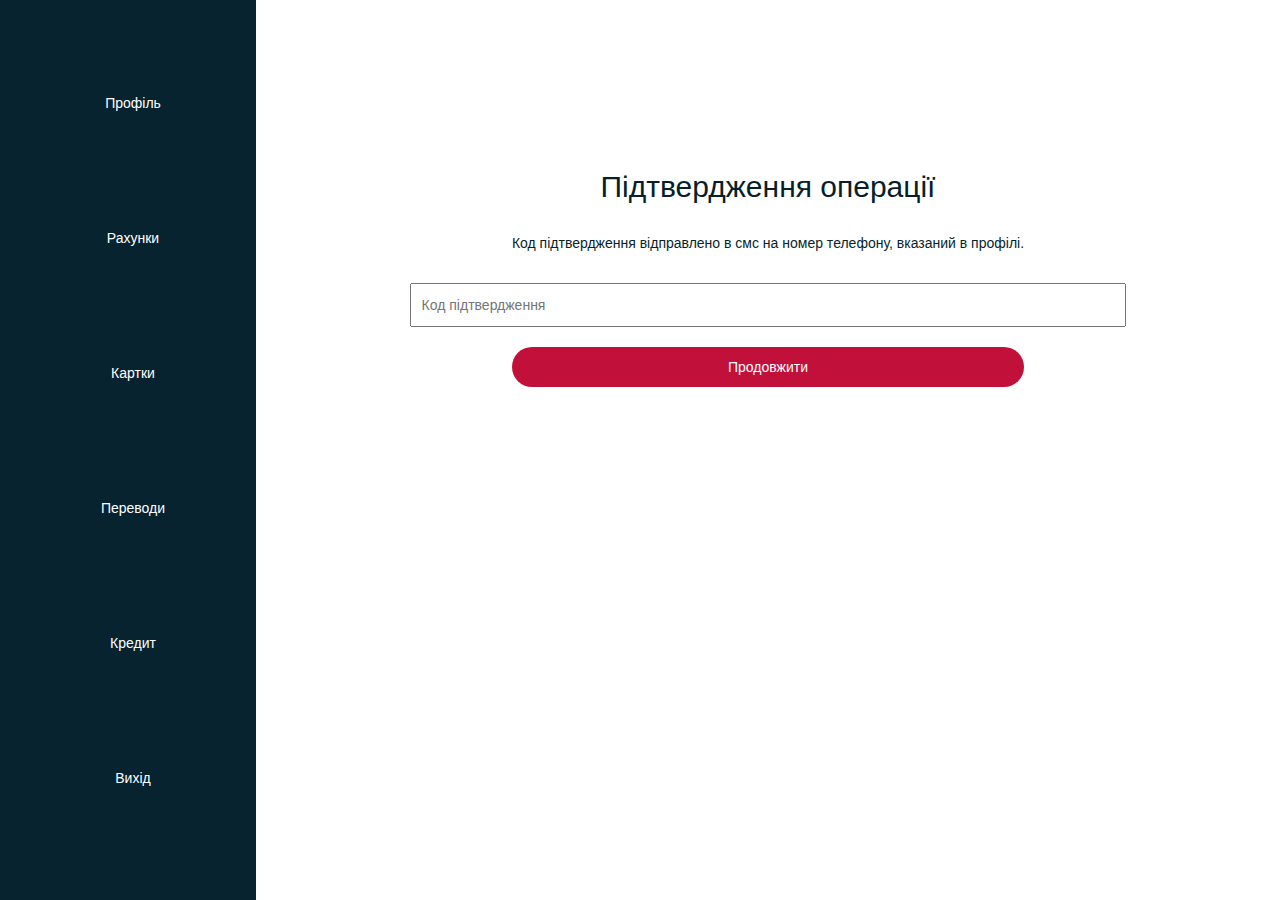
<file: bank/confirm_creation.html>
<!DOCTYPE html>
<html lang="en">
<head>
    <meta charset="UTF-8">
    <title>Bank of Fairy</title>
    <!-- Required meta tags -->
    <meta charset="utf-8">
    <meta name="viewport" content="width=device-width, initial-scale=1, shrink-to-fit=no">
    <link rel="stylesheet" href="css/style.css">
    <link rel="stylesheet" href="https://use.fontawesome.com/releases/v5.2.0/css/all.css" integrity="sha384-hWVjflwFxL6sNzntih27bfxkr27PmbbK/iSvJ+a4+0owXq79v+lsFkW54bOGbiDQ" crossorigin="anonymous">    <!-- Bootstrap CSS -->
    <link rel="stylesheet" href="css/bootstrap.min.css">
    <!-- HTML5 shim and Respond.js IE8 support of HTML5 elements and media queries -->
    <!--[if lt IE 9]>
    <script src="../../assets/js/html5shiv.js"></script>
    <script src="../../assets/js/respond.min.js"></script>
    <![endif]-->
    <script
            src="https://code.jquery.com/jquery-3.3.1.min.js"
            integrity="sha256-FgpCb/KJQlLNfOu91ta32o/NMZxltwRo8QtmkMRdAu8="
            crossorigin="anonymous"></script>
</head>
<body>
<section class="acc_menu">
    <ul>
        <li class="sub_menu" title="Профіль">
            <a href="account.html#profile">
                <i class="fa fa-2x fa-user" aria-hidden="true"></i>
                <p>Профіль</p>
            </a>
        </li>
        <li class="sub_menu" title="Рахунки">
            <a href="account.html#wallet">
                <i class="fa fa-2x fa-wallet" aria-hidden="true"></i>
                <p>Рахунки</p>
            </a>
        </li>
        <li class="sub_menu" title="Картки">
            <a href="account.html#cards">
                <i class="fa fa-2x fa-credit-card" aria-hidden="true"></i>
                <p>Картки</p>
            </a>
        </li>
        <li class="sub_menu" title="Перевід грошей">
            <a href="account.html#transfer">
                <i class="fa fa-2x fa-hand-holding-usd" aria-hidden="true"></i>
                <p>Переводи</p>
            </a>
        </li>
        <li class="sub_menu" title="Кредит">
            <a href="account.html#credit">
                <i class="fa fa-2x fa-calculator" aria-hidden="true"></i>
                <p>Кредит</p>
            </a>
        </li>
        <li title="Вихід">
            <a href="/logout">
                <i class="fa fa-2x fa-sign-out-alt" aria-hidden="true"></i>
                <p>Вихід</p>
            </a>
        </li>
    </ul>
</section>
<section class="confirmation">
    <h2>Підтвердження операції</h2>
    <p>Код підтвердження відправлено в смс на номер телефону, вказаний в профілі.</p>
    <form id="confirm_create" name="confirm_create">
        <input id="confirm_create_code" name="confirm_create_code" placeholder="Код підтвердження">
        <input type="submit" value="Продовжити">
    </form>
</section>
<script type="text/javascript" src="js/script.js"></script>
</body>
</html>
</file>
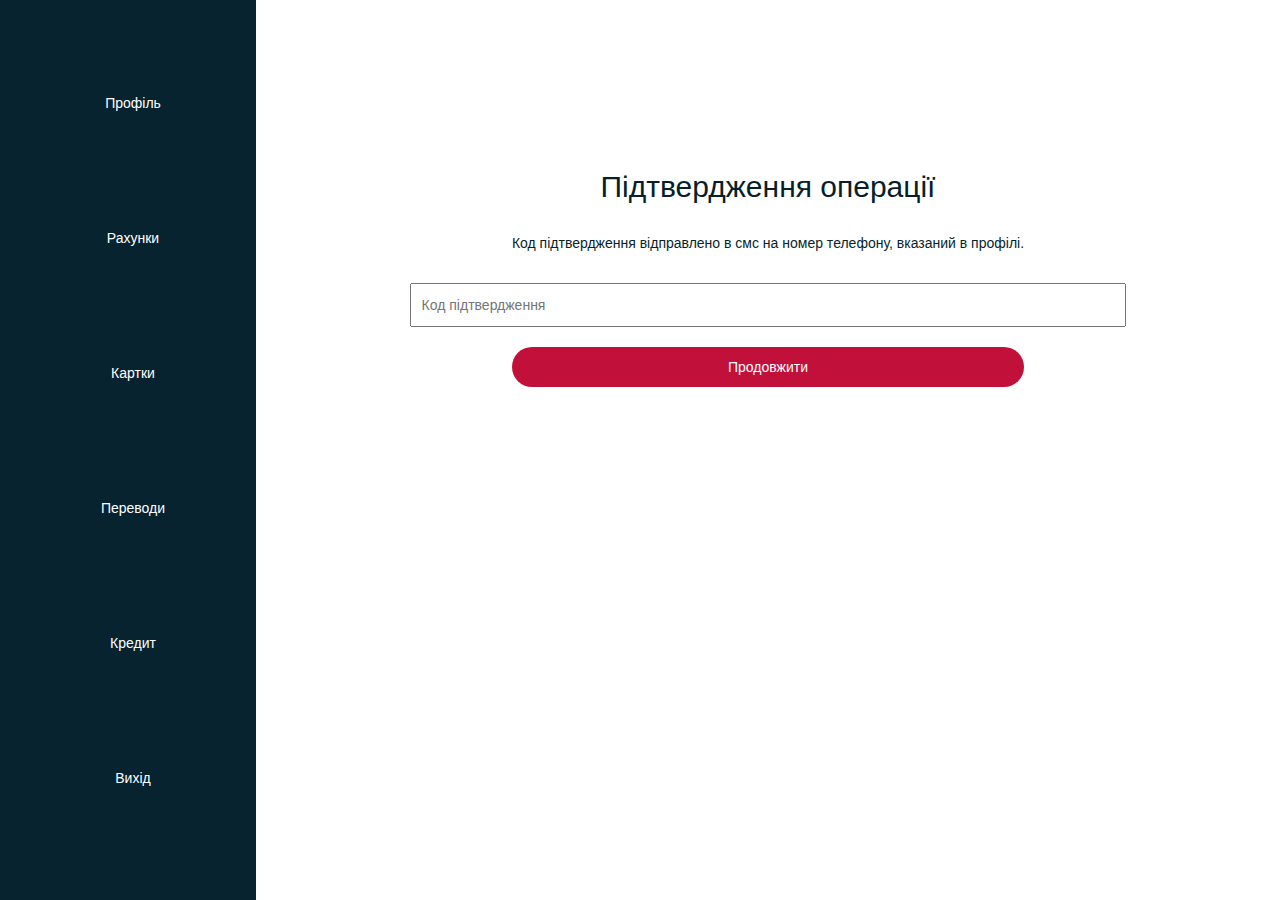
<file: bank/confirm_transaction.html>
<!DOCTYPE html>
<html lang="en">
<head>
    <meta charset="UTF-8">
    <title>Bank of Fairy</title>
    <!-- Required meta tags -->
    <meta charset="utf-8">
    <meta name="viewport" content="width=device-width, initial-scale=1, shrink-to-fit=no">
    <link rel="stylesheet" href="css/style.css">
    <link rel="stylesheet" href="https://use.fontawesome.com/releases/v5.2.0/css/all.css" integrity="sha384-hWVjflwFxL6sNzntih27bfxkr27PmbbK/iSvJ+a4+0owXq79v+lsFkW54bOGbiDQ" crossorigin="anonymous">    <!-- Bootstrap CSS -->
    <link rel="stylesheet" href="css/bootstrap.min.css">
    <!-- HTML5 shim and Respond.js IE8 support of HTML5 elements and media queries -->
    <!--[if lt IE 9]>
    <script src="../../assets/js/html5shiv.js"></script>
    <script src="../../assets/js/respond.min.js"></script>
    <![endif]-->
    <script
            src="https://code.jquery.com/jquery-3.3.1.min.js"
            integrity="sha256-FgpCb/KJQlLNfOu91ta32o/NMZxltwRo8QtmkMRdAu8="
            crossorigin="anonymous"></script>
</head>
<body>
<section class="acc_menu">
    <ul>
        <li class="sub_menu" title="Профіль">
            <a href="account.html#profile">
                <i class="fa fa-2x fa-user" aria-hidden="true"></i>
                <p>Профіль</p>
            </a>
        </li>
        <li class="sub_menu" title="Рахунки">
            <a href="account.html#wallet">
                <i class="fa fa-2x fa-wallet" aria-hidden="true"></i>
                <p>Рахунки</p>
            </a>
        </li>
        <li class="sub_menu" title="Картки">
            <a href="account.html#cards">
                <i class="fa fa-2x fa-credit-card" aria-hidden="true"></i>
                <p>Картки</p>
            </a>
        </li>
        <li class="sub_menu" title="Перевід грошей">
            <a href="account.html#transfer">
                <i class="fa fa-2x fa-hand-holding-usd" aria-hidden="true"></i>
                <p>Переводи</p>
            </a>
        </li>
        <li class="sub_menu" title="Кредит">
            <a href="account.html#credit">
                <i class="fa fa-2x fa-calculator" aria-hidden="true"></i>
                <p>Кредит</p>
            </a>
        </li>
        <li title="Вихід">
            <a href="/logout">
                <i class="fa fa-2x fa-sign-out-alt" aria-hidden="true"></i>
                <p>Вихід</p>
            </a>
        </li>
    </ul>
</section>
<section class="confirmation">
    <h2>Підтвердження операції</h2>
    <p>Код підтвердження відправлено в смс на номер телефону, вказаний в профілі.</p>
    <form id="confirm_transfer" name="confirm_transfer">
        <input id="confirm_transfer_code" name="confirm_transfer_code" placeholder="Код підтвердження">
        <input type="submit" value="Продовжити">
    </form>
</section>
<script type="text/javascript" src="js/script.js"></script>
</body>
</html>
</file>
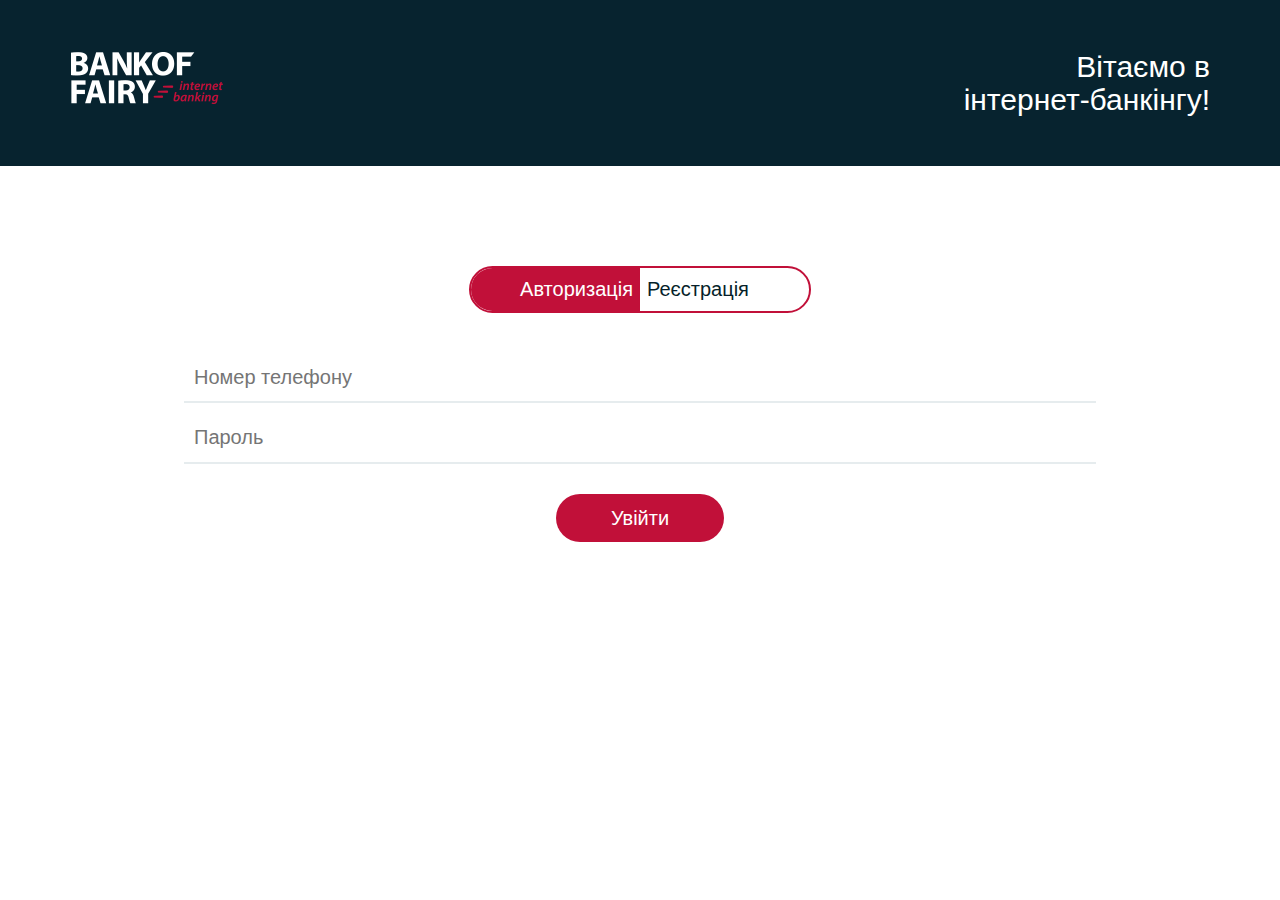
<file: bank/login.html>
<!DOCTYPE html>
<html lang="en">
<head>
    <meta charset="UTF-8">
    <title>Bank of Fairy</title>
    <!-- Required meta tags -->
    <meta charset="utf-8">
    <meta name="viewport" content="width=device-width, initial-scale=1, shrink-to-fit=no">
    <link rel="stylesheet" href="css/font-awesome.css">
    <link rel="stylesheet" href="css/style.css">
    <!-- Bootstrap CSS -->
    <link rel="stylesheet" href="css/bootstrap.min.css">
    <!-- HTML5 shim and Respond.js IE8 support of HTML5 elements and media queries -->
    <!--[if lt IE 9]>
    <script src="../../assets/js/html5shiv.js"></script>
    <script src="../../assets/js/respond.min.js"></script>
    <![endif]-->
    <script
            src="https://code.jquery.com/jquery-3.3.1.min.js"
            integrity="sha256-FgpCb/KJQlLNfOu91ta32o/NMZxltwRo8QtmkMRdAu8="
            crossorigin="anonymous"></script>
</head>
<body>
<section class="greet">
    <div class="container">
        <a href="index.html">
            <img src="img/logo_white.png">
        </a>
            <h2>
                Вітаємо в<br>
                інтернет-банкінгу!
            </h2>
    </div>
</section>
<section class="login">
    <div class="container">
        <div class="button">
            <div id="log" class="text-right active col-xs-6">Авторизація</div>
            <div id="reg" class="col-xs-6">Реєстрація</div>
            <div class="clearfix"></div>
        </div>
        <div class="log">
            <form id="login" name="login">
                <input placeholder="Номер телефону" id="phone" name="phone">
                <input type="password" name="password" id="password" placeholder="Пароль">
                <input type="submit" value="Увійти">
            </form>
        </div>
        <div class="reg">
            <form id="regist" name="regist">
                <input id="name" name="name" placeholder="Ім'я" required>
                <input id="surname" name="surname" placeholder="Прізвище" required>
                <input type="tel" id="phone_num" name="phone" placeholder="380ХХХХХХХХХ" required>
                <input type="email" id="email" name="email" placeholder="Email" required>
                <input name="ipn" id="ipn"  placeholder="ІПН" required>
                <input name="address" placeholder="Адреса" required>
                <input type="password" name="password" placeholder="Пароль" required>
                <input type="submit" value="Зареєструватися">
            </form>
        </div>
    </div>
</section>
<script type="text/javascript" src="js/script.js"></script>
</body>
</html>
</file>
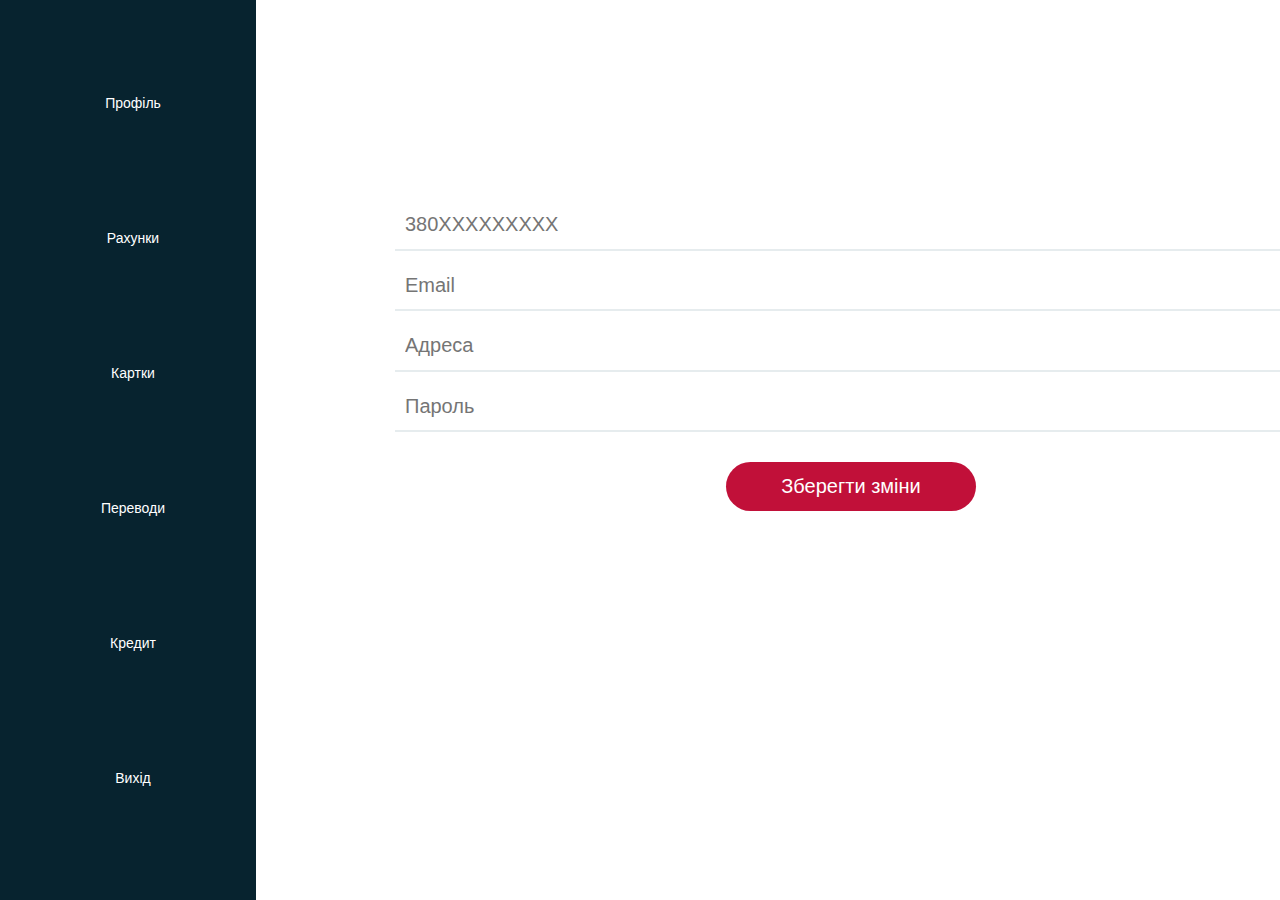
<file: bank/prof_redact.html>
<!DOCTYPE html>
<html lang="en">
<head>
    <meta charset="UTF-8">
    <title>Bank of Fairy</title>
    <!-- Required meta tags -->
    <meta charset="utf-8">
    <meta name="viewport" content="width=device-width, initial-scale=1, shrink-to-fit=no">
    <link rel="stylesheet" href="css/style.css">
    <link rel="stylesheet" href="https://use.fontawesome.com/releases/v5.2.0/css/all.css" integrity="sha384-hWVjflwFxL6sNzntih27bfxkr27PmbbK/iSvJ+a4+0owXq79v+lsFkW54bOGbiDQ" crossorigin="anonymous">    <!-- Bootstrap CSS -->
    <link rel="stylesheet" href="css/bootstrap.min.css">
    <!-- HTML5 shim and Respond.js IE8 support of HTML5 elements and media queries -->
    <!--[if lt IE 9]>
    <script src="../../assets/js/html5shiv.js"></script>
    <script src="../../assets/js/respond.min.js"></script>
    <![endif]-->
    <script
            src="https://code.jquery.com/jquery-3.3.1.min.js"
            integrity="sha256-FgpCb/KJQlLNfOu91ta32o/NMZxltwRo8QtmkMRdAu8="
            crossorigin="anonymous"></script>
</head>
<body>
<section class="acc_menu">
    <ul>
        <li class="sub_menu" title="Профіль">
            <a href="account.html#profile">
                <i class="fa fa-2x fa-user" aria-hidden="true"></i>
                <p>Профіль</p>
            </a>
        </li>
        <li class="sub_menu" title="Рахунки">
            <a href="account.html#wallet">
                <i class="fa fa-2x fa-wallet" aria-hidden="true"></i>
                <p>Рахунки</p>
            </a>
        </li>
        <li class="sub_menu" title="Картки">
            <a href="account.html#cards">
                <i class="fa fa-2x fa-credit-card" aria-hidden="true"></i>
                <p>Картки</p>
            </a>
        </li>
        <li class="sub_menu" title="Перевід грошей">
            <a href="account.html#transfer">
                <i class="fa fa-2x fa-hand-holding-usd" aria-hidden="true"></i>
                <p>Переводи</p>
            </a>
        </li>
        <li class="sub_menu" title="Кредит">
            <a href="account.html#credit">
                <i class="fa fa-2x fa-calculator" aria-hidden="true"></i>
                <p>Кредит</p>
            </a>
        </li>
        <li title="Вихід">
            <a href="/logout">
                <i class="fa fa-2x fa-sign-out-alt" aria-hidden="true"></i>
                <p>Вихід</p>
            </a>
        </li>
    </ul>
</section>
<section class="login prof_red">
    <div class="container">
        <div style="display: block" class="reg">
            <form id="user_update" name="user_update" action="">
                <input id="phone_new" name="phone" placeholder="380XXXXXXXXX">
                <input id="email_new" name="email" placeholder="Email">
                <input name="address" placeholder="Адреса">
                <input type="password" name="password" placeholder="Пароль">
                <input type="submit" value="Зберегти зміни">
            </form>
        </div>
    </div>
</section>
<script type="text/javascript" src="js/script.js"></script>
</body>
</html>
</file>
